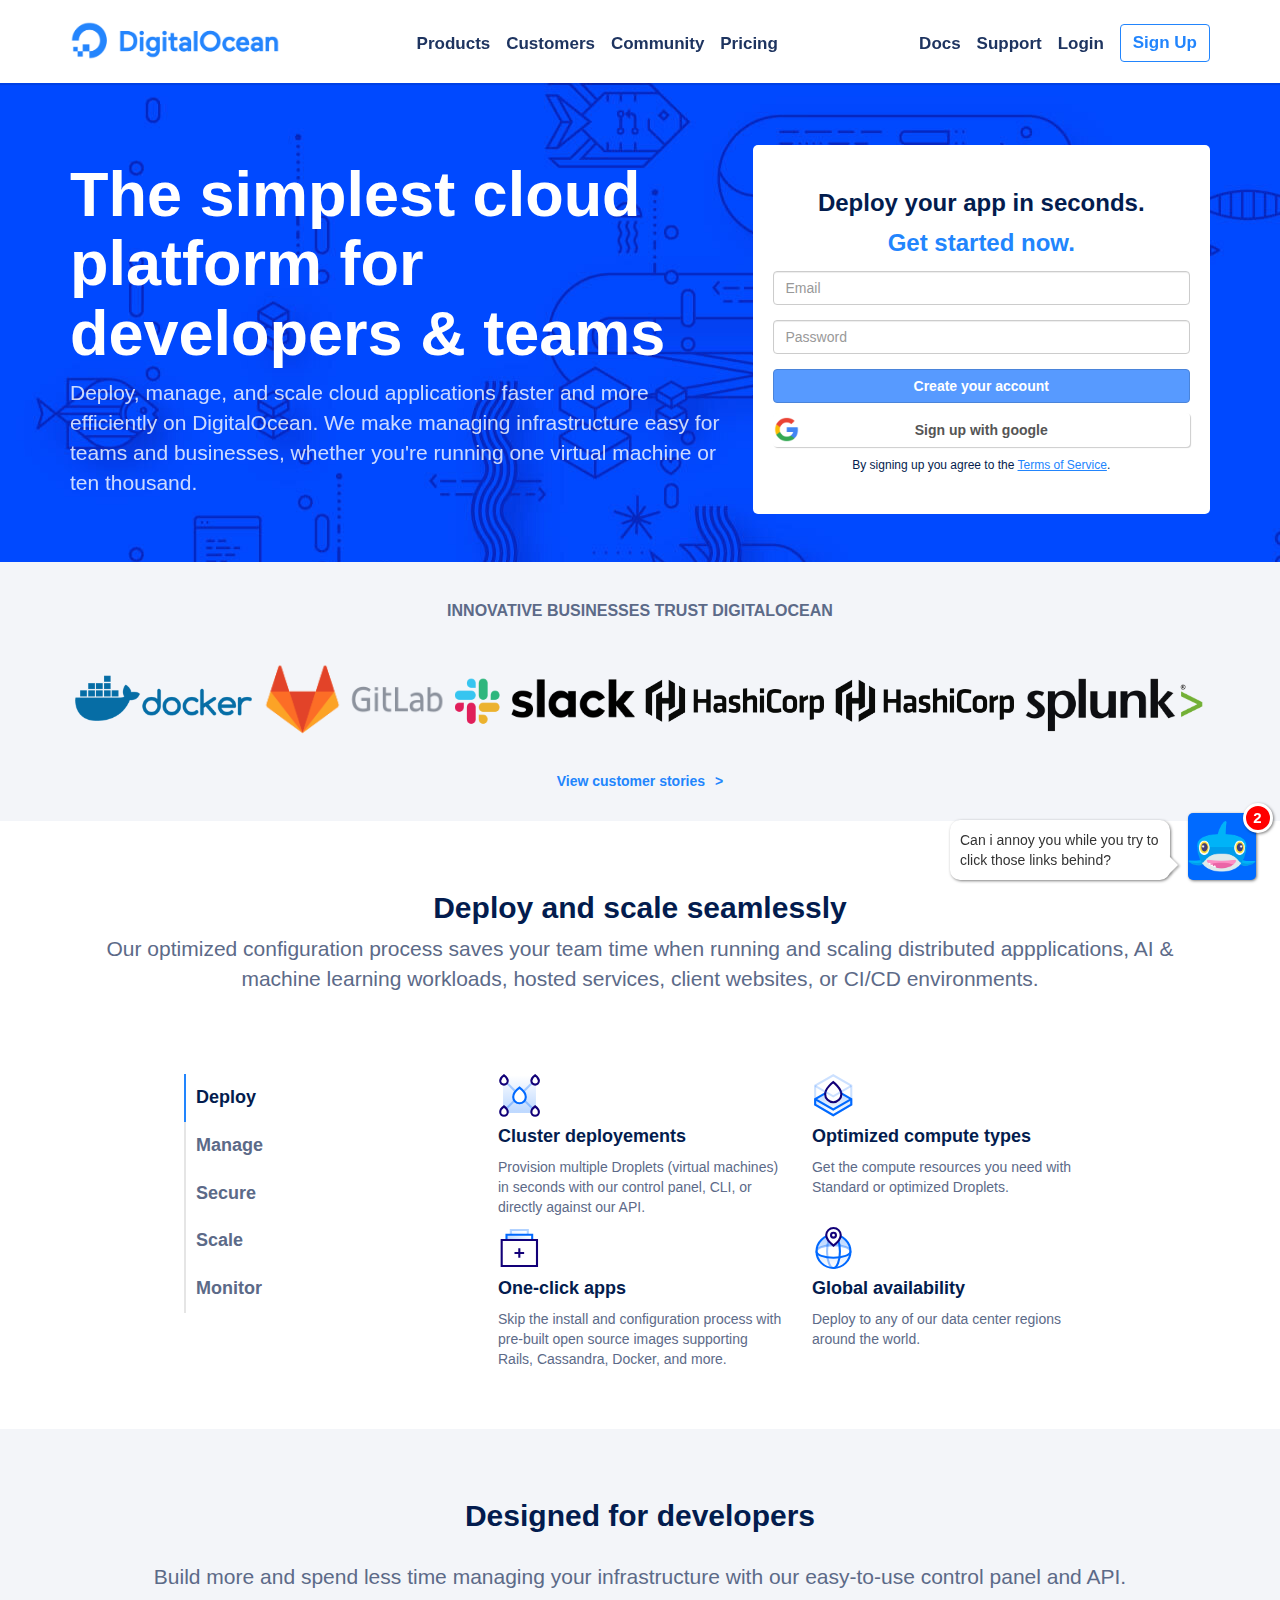
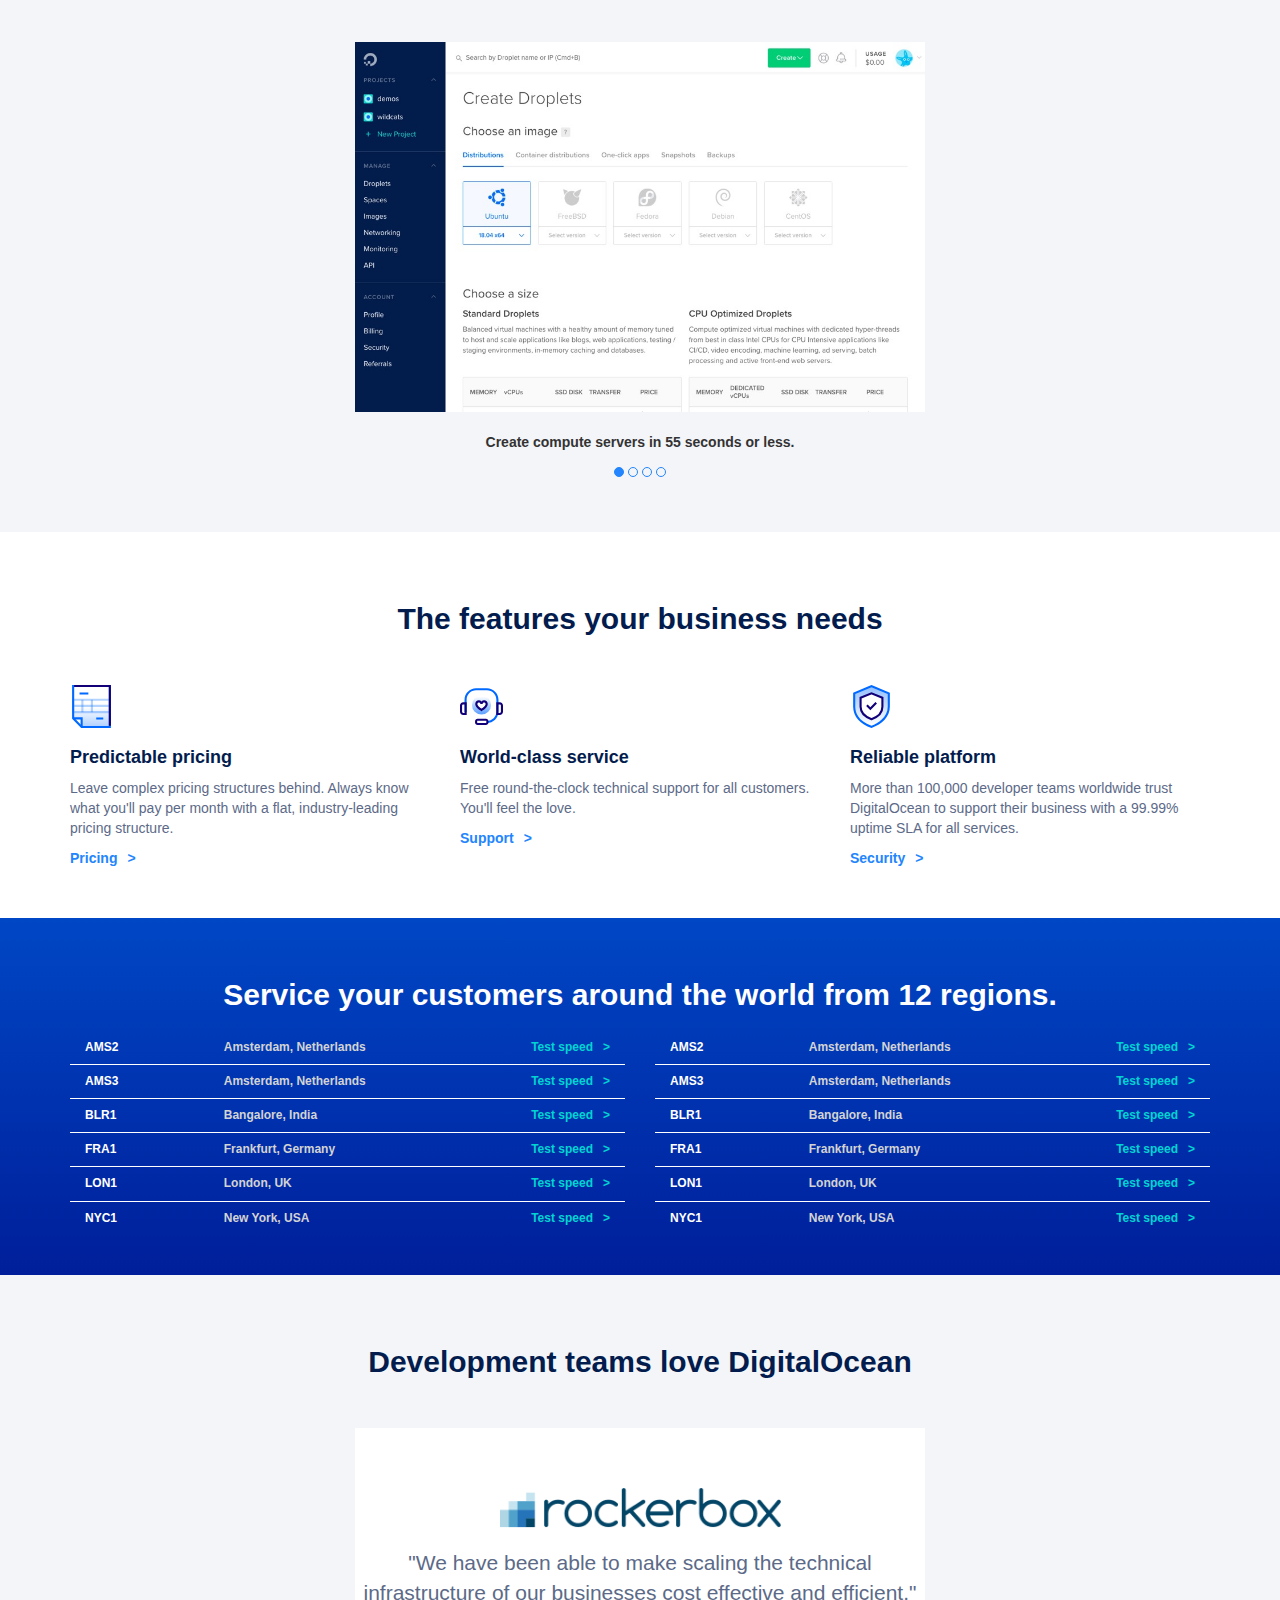
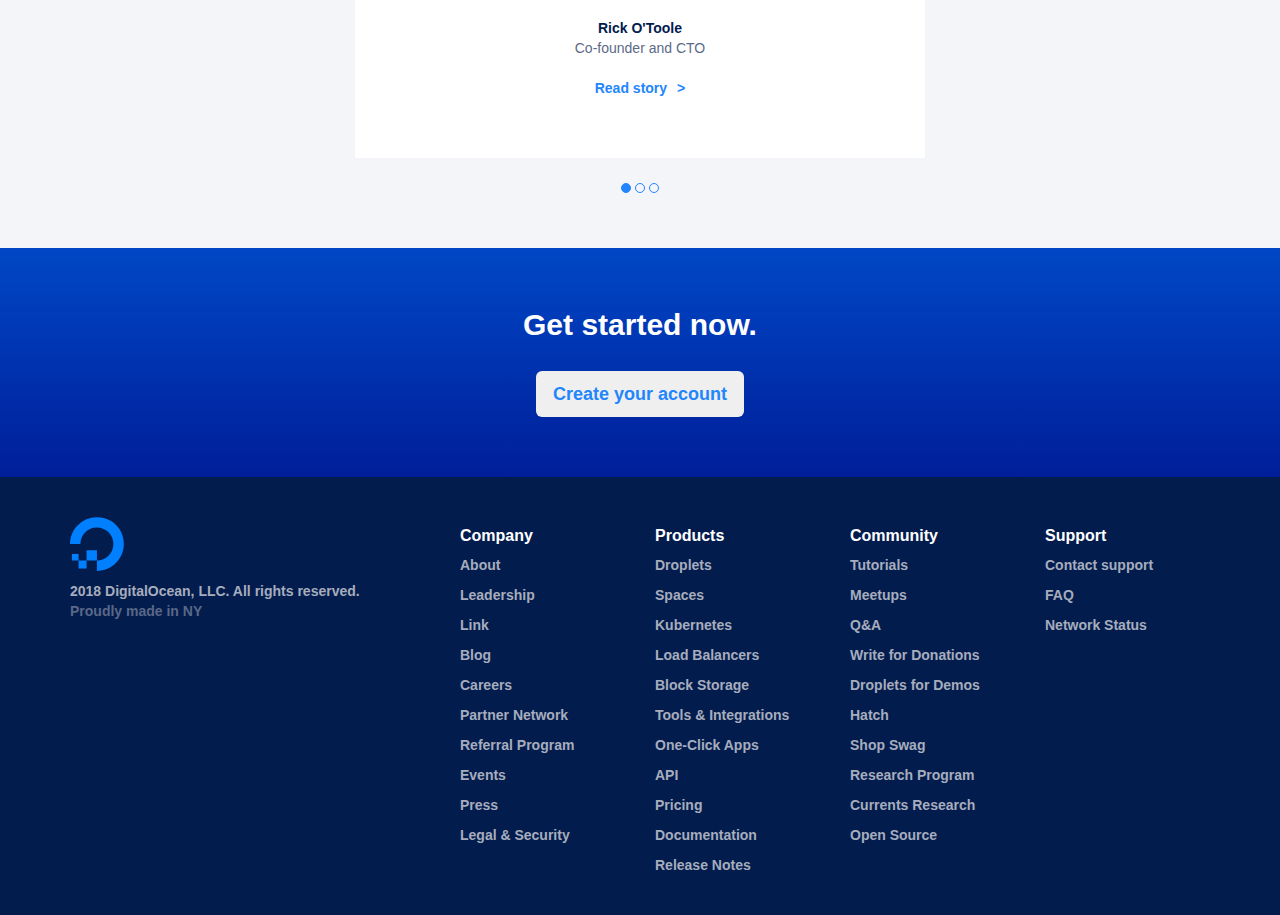
<file: index.html>
<!DOCTYPE html>
<html lang="en" dir="ltr">

<head>
  <meta charset="utf-8">
  <meta name="viewport" content="width=device-width, initial-scale=1.0">
  <title>Digital Ocean</title>
  <link rel="stylesheet" href="https://stackpath.bootstrapcdn.com/bootstrap/3.4.1/css/bootstrap.min.css" integrity="sha384-HSMxcRTRxnN+Bdg0JdbxYKrThecOKuH5zCYotlSAcp1+c8xmyTe9GYg1l9a69psu" crossorigin="anonymous">
  <link rel="stylesheet" href="https://cdnjs.cloudflare.com/ajax/libs/font-awesome/5.15.2/css/all.min.css" integrity="sha512-HK5fgLBL+xu6dm/Ii3z4xhlSUyZgTT9tuc/hSrtw6uzJOvgRr2a9jyxxT1ely+B+xFAmJKVSTbpM/CuL7qxO8w==" crossorigin="anonymous" />
  <link rel="stylesheet" href="css/style.css">
</head>

<body>

  <!-- HEADER -->
  <header>
    <!-- Navigator -->
    <div class="nav-container">
      <nav>
        <div class="container">
          <div class="row">
            <div class="col-xs-8 col-md-3">
              <div class="logo">
                <img src="img/logo.png" alt="logo">
              </div>
            </div>

            <div class="hidden-xs hidden-sm col-md-5">
              <ul class="list straight">
                <li><a href="#">Products <i class="fas fa-chevron-down"></i></a></li>
                <li><a href="#">Customers</a></li>
                <li><a href="#">Community <i class="fas fa-chevron-down"></i></a></li>
                <li><a href="#">Pricing</a></li>
              </ul>
            </div>

            <div class="hidden-xs hidden-sm col-md-4 text-right">
              <ul class="list straight">
                <li><a href="#">Docs</a></li>
                <li><a href="#">Support <i class="fas fa-chevron-down"></i></a></li>
                <li><a href="#">Login</a></li>
                <li><a class="btn my-btn" href="#">Sign Up</a></li>
              </ul>
            </div>

            <div class="col-xs-4 visible-xs-block visible-sm-block text-right">
              <div class="burger">
                <a href="#"><i class="fas fa-bars"></i></a>
              </div>
            </div>

          </div>
        </div>
      </nav>
    </div>
    <!-- Fine Navigator -->

    <!-- Jumbotron -->
    <div class="jumbotron">
      <div class="container">

        <div class="row">

          <div class="col-xs-12 col-sm-7 jumbotron-title">
            <h1>
              The simplest cloud platform for developers & teams
            </h1>
            <p class="standard-text">
              Deploy, manage, and scale cloud applications faster and more
              efficiently on DigitalOcean. We make managing infrastructure
              easy for teams and businesses, whether you're running one
              virtual machine or ten thousand.
            </p>
          </div>

          <div class="col-xs-12 col-sm-5">
            <div class="user-hub">
              <h3>
                Deploy your app in seconds.
              </h3>
              <a class="big-link" href="">Get started now.</a>

              <form class="my-form" action="post">
                <div class="form-group">
                  <label for="email" class="sr-only">Email</label>
                  <input class="form-control" type="email" id="email" placeholder="Email" autocomplete="off">
                </div>

                <div class="form-group">
                  <label for="password" class="sr-only">Password</label>
                  <input class="form-control" type="password" id="password" placeholder="Password" autocomplete="off">
                </div>

                <button class="form-control btn btn-primary my-btn" type="button" name="button">
                  <b>Create your account</b>
                </button>
                <button class="form-control btn google-btn" type="button" name="button">
                  <b>Sign up with google</b>
                </button>
                <p>By signing up you agree to the <a href="#">Terms of Service</a>.</p>
              </form>

            </div>
          </div>
        </div>

      </div>
    </div>
    <!-- Fine Jumbotron -->
  </header>
  <!-- FINE HEADER -->

  <!-- MAIN -->
  <main>

    <!-- Flexing Big Partners -->
    <section class="partners bg-grey">
      <div class="container">

        <div class="our-partners">
          <h5>
            INNOVATIVE BUSINESSES TRUST DIGITALOCEAN
          </h5>
          <div class="partners-logos">
            <ul class="list straight">
              <li><img src="img/docker.svg" alt="Docker"></li>
              <li><img src="img/gitlab.svg" alt="GitLab"></li>
              <li><img src="img/slack.svg" alt="Slack"></li>
              <li><img src="img/hashicorp.svg" alt="HashiCorp"></li>
              <li><img src="img/hashicorp.svg" alt="HashiCorp"></li>
              <li><img src="img/splunk.svg" alt="Splunk"></li>
            </ul>
          </div>

          <div class="customers-stories">
            <a href="#"><b>View customer stories<span class="arrow">></span></b></a>
          </div>

        </div>

      </div>
    </section>
    <!-- Fine Flexing Big Partners -->

    <!-- What we do -->
    <section class="features">
      <div class="container">

        <div class="what-we-do">
          <h2>
            Deploy and scale seamlessly
          </h2>
          <p class="standard-text">
            Our optimized configuration process saves your team time when running
            and scaling distributed appplications, AI & machine learning workloads,
            hosted services, client websites, or CI/CD environments.
          </p>
        </div>
        <div class="small-container">
          <!-- Features List -->
          <div class="row what-we-do-info">
            <div class="col-xs-12 col-sm-4">
              <ul class="list">
                <li class="active-now"><a href="#">Deploy</a></li>
                <li><a href="#">Manage</a></li>
                <li><a href="#">Secure</a></li>
                <li><a href="#">Scale</a></li>
                <li><a href="#">Monitor</a></li>
              </ul>
            </div>

            <!-- Fetaure Details -->
            <div class="col-xs-12 col-sm-8 feature-details">
              <div class="row">

                <div class="col-xs-12 col-sm-6">
                  <img src="img/cluster-deploy.svg" alt="cluster">
                  <h4>
                    Cluster deployements
                  </h4>
                  <p class="small-text">
                    Provision multiple Droplets (virtual machines) in seconds
                    with our control panel, CLI, or directly against our API.
                  </p>
                </div>

                <div class="col-xs-12 col-sm-6">
                  <img src="img/optimized-compute.svg" alt="optimized-compute">
                  <h4>
                    Optimized compute types
                  </h4>
                  <p class="small-text">
                    Get the compute resources you need with Standard or optimized
                    Droplets.
                  </p>
                </div>

              </div>
              <div class="row">

                <div class="col-xs-12 col-sm-6">
                  <img src="img/one-click.svg" alt="on-click">
                  <h4>
                    One-click apps
                  </h4>
                  <p class="small-text">
                    Skip the install and configuration process with pre-built open
                    source images supporting Rails, Cassandra, Docker, and more.
                  </p>
                </div>

                <div class="col-xs-12 col-sm-6">
                  <img src="img/global.svg" alt="global">
                  <h4>
                    Global availability
                  </h4>
                  <p class="small-text">
                    Deploy to any of our data center regions around the world.
                  </p>
                </div>

              </div>
            </div>

          </div>
        </div>


      </div>


    </section>
    <!-- Fine What we do -->

    <!-- Devs teasing -->
    <section class="devs-tease bg-grey">
      <div class="container">

        <div class="intro">
          <h2>
            Designed for developers
          </h2>
          <p class="standard-text">
            Build more and spend less time managing your infrastructure with our
            easy-to-use control panel and API.
          </p>
        </div>

        <div class="carousel">

          <div class="slider">
            <i class="fas fa-chevron-left"></i>
            <div class="img-container">
              <img src="img/slide.jpg" alt="our-screenshot">
            </div>
            <i class="fas fa-chevron-right"></i>
          </div>

          <p>Create compute servers in 55 seconds or less.</p>
          <ul class="list straight circles">
            <li><a class="active" href="#"></a></li>
            <li><a href="#"></a></li>
            <li><a href="#"></a></li>
            <li><a href="#"></a></li>
          </ul>

        </div>

      </div>
    </section>
    <!-- Fine Devs teasing -->

    <!-- What your business needs -->
    <section class="what-you-need">
      <div class="container">

        <div class="intro">
          <h2>
            The features your business needs
          </h2>
        </div>

        <div class="row features-you-need">

          <div class="col-xs-12 col-sm-4 feature">
            <img src="img/pred-pricing.svg" alt="predict-pricing">
            <h4>
              Predictable pricing
            </h4>
            <p class="small-text">
              Leave complex pricing structures behind. Always know what you'll pay
              per month with a flat, industry-leading pricing structure.
            </p>
            <a href="#">Pricing<span class="arrow">></span></a>
          </div>

          <div class="col-xs-12 col-sm-4 feature">
            <img src="img/world-class.svg" alt="world-class-service">
            <h4>
              World-class service
            </h4>
            <p class="small-text">
              Free round-the-clock technical support for all customers.
              You'll feel the love.
            </p>
            <a href="#">Support<span class="arrow">></span></a>
          </div>

          <div class="col-xs-12 col-sm-4 feature">
            <img src="img/reliable-platform.svg" alt="realiable-platform">
            <h4>
              Reliable platform
            </h4>
            <p class="small-text">
              More than 100,000 developer teams worldwide trust DigitalOcean to
              support their business with a 99.99% uptime SLA for all services.
            </p>
            <a href="#">Security<span class="arrow">></span></a>
          </div>

        </div>

      </div>
    </section>
    <!-- Fine What your business needs.. -->

    <!-- Speed-testing section -->
    <section class="speed-testing bg-blue">
      <div class="container">

        <div class="intro">
          <h2>
            Service your customers around the world from 12 regions.
          </h2>
        </div>

        <div class="row">

          <div class="col-xs-12 col-md-6">
            <div class="cities-list">

              <div class="row city">
                <div class="col-xs-2 col-sm-3">AMS2</div>
                <div class="col-xs-6 col-sm-6">Amsterdam, Netherlands</div>
                <div class="col-xs-4 col-sm-3"><a href="#">Test speed<span class="arrow">></span></a></div>
              </div>

              <div class="row city">
                <div class="col-xs-2 col-sm-3">AMS3</div>
                <div class="col-xs-6 col-sm-6">Amsterdam, Netherlands</div>
                <div class="col-xs-4 col-sm-3"><a href="#">Test speed<span class="arrow">></span></a></div>
              </div>

              <div class="row city">
                <div class="col-xs-2 col-sm-3">BLR1</div>
                <div class="col-xs-6 col-sm-6">Bangalore, India</div>
                <div class="col-xs-4 col-sm-3"><a href="#">Test speed<span class="arrow">></span></a></div>
              </div>

              <div class="row city">
                <div class="col-xs-2 col-sm-3">FRA1</div>
                <div class="col-xs-6 col-sm-6">Frankfurt, Germany</div>
                <div class="col-xs-4 col-sm-3"><a href="#">Test speed<span class="arrow">></span></a></div>
              </div>

              <div class="row city">
                <div class="col-xs-2 col-sm-3">LON1</div>
                <div class="col-xs-6 col-sm-6">London, UK</div>
                <div class="col-xs-4 col-sm-3"><a href="#">Test speed<span class="arrow">></span></a></div>
              </div>

              <div class="row city">
                <div class="col-xs-2 col-sm-3">NYC1</div>
                <div class="col-xs-6 col-sm-6">New York, USA</div>
                <div class="col-xs-4 col-sm-3"><a href="#">Test speed<span class="arrow">></span></a></div>
              </div>

            </div>
          </div>

          <div class="col-xs-12 col-md-6">
            <div class="cities-list right">

              <div class="row city">
                <div class="col-xs-2 col-sm-3">AMS2</div>
                <div class="col-xs-6 col-sm-6">Amsterdam, Netherlands</div>
                <div class="col-xs-4 col-sm-3"><a href="#">Test speed<span class="arrow">></span></a></div>
              </div>

              <div class="row city">
                <div class="col-xs-2 col-sm-3">AMS3</div>
                <div class="col-xs-6 col-sm-6">Amsterdam, Netherlands</div>
                <div class="col-xs-4 col-sm-3"><a href="#">Test speed<span class="arrow">></span></a></div>
              </div>

              <div class="row city">
                <div class="col-xs-2 col-sm-3">BLR1</div>
                <div class="col-xs-6 col-sm-6">Bangalore, India</div>
                <div class="col-xs-4 col-sm-3"><a href="#">Test speed<span class="arrow">></span></a></div>
              </div>

              <div class="row city">
                <div class="col-xs-2 col-sm-3">FRA1</div>
                <div class="col-xs-6 col-sm-6">Frankfurt, Germany</div>
                <div class="col-xs-4 col-sm-3"><a href="#">Test speed<span class="arrow">></span></a></div>
              </div>

              <div class="row city">
                <div class="col-xs-2 col-sm-3">LON1</div>
                <div class="col-xs-6 col-sm-6">London, UK</div>
                <div class="col-xs-4 col-sm-3"><a href="#">Test speed<span class="arrow">></span></a></div>
              </div>

              <div class="row city">
                <div class="col-xs-2 col-sm-3">NYC1</div>
                <div class="col-xs-6 col-sm-6">New York, USA</div>
                <div class="col-xs-4 col-sm-3"><a href="#">Test speed<span class="arrow">></span></a></div>
              </div>

            </div>
          </div>

        </div>

      </div>


    </section>
    <!-- Fine Speed-testing section -->

    <!-- Develompent teams love us -->
    <section class="dev-teams bg-grey">
      <div class="container">
        <div class="intro">
          <h2>
            Development teams love DigitalOcean
          </h2>
        </div>

        <div class="carousel">

          <div class="slider">
            <i class="fas fa-chevron-left"></i>
            <div class="img-container">
              <img src="img/rockerbox-logo.png" alt="rockerbox-logo">
              <p class="standard-text">
                "We have been able to make scaling the technical infrastructure
                of our businesses cost effective and efficient."
              </p>

              <p class="small-text">
                <b>Rick O'Toole</b><br>
                Co-founder and CTO
              </p>

              <a href="#">Read story<span class="arrow">></span></a>
            </div>
            <i class="fas fa-chevron-right"></i>
          </div>

          <ul class="list straight circles">
            <li><a class="active" href="#"></a></li>
            <li><a href="#"></a></li>
            <li><a href="#"></a></li>
          </ul>
        </div>

      </div>
    </section>
    <!-- Fine Development teams love us -->

    <!-- Get started -->
    <section class="get-started bg-blue">
      <div class="container">
        <div class="intro">
          <h2>Get started now.</h2>
          <button class="btn btn-lg">Create your account</button>
        </div>
      </div>
    </section>
    <!-- Fine Get started -->
  </main>
  <!-- FINE MAIN -->

  <!-- FOOTER -->
  <footer>
    <div class="container">
      <div class="row">

        <div class="col-xs-12 col-md-4">
          <div class="page-credits">
            <img src="img/logo-small.svg" alt="small-logo">
            <p class="small-text">
              <i class="far fa-copyright"></i> 2018 DigitalOcean, LLC. All rights reserved.<br>
              <span>Proudly made in NY</span>
            </p>
            <ul class="list straight">
              <li>
                <a target="_blank" href="#"><i class="fab fa-twitter"></i></a>
              </li>
              <li>
                <a target="_blank" href="#"><i class="fab fa-facebook-square"></i></a>
              </li>
              <li>
                <a target="_blank" href="#"><i class="fab fa-instagram"></i></a>
              </li>
              <li>
                <a target="_blank" href="#"><i class="fab fa-youtube"></i></a>
              </li>
              <li>
                <a target="_blank" href="#"><i class="fab fa-linkedin"></i></a>
              </li>
            </ul>
          </div>
        </div>

        <div class="col-xs-12 col-sm-6 col-md-2">
          <div class="page-links">
            <h5>Company</h5>
            <ul class="list">
              <li><a href="#">About</a></li>
              <li><a href="#">Leadership</a></li>
              <li><a href="#">Link</a></li>
              <li><a href="#">Blog</a></li>
              <li><a href="#">Careers</a></li>
              <li><a href="#">Partner Network</a></li>
              <li><a href="#">Referral Program</a></li>
              <li><a href="#">Events</a></li>
              <li><a href="#">Press</a></li>
              <li><a href="#">Legal & Security</a></li>
            </ul>
          </div>
        </div>

        <div class="col-xs-12 col-sm-6 col-md-2">
          <div class="page-links">
            <h5>Products</h5>
            <ul class="list">
              <li><a href="#">Droplets</a></li>
              <li><a href="#">Spaces</a></li>
              <li><a href="#">Kubernetes</a></li>
              <li><a href="#">Load Balancers</a></li>
              <li><a href="#">Block Storage</a></li>
              <li><a href="#">Tools & Integrations</a></li>
              <li><a href="#">One-Click Apps</a></li>
              <li><a href="#">API</a></li>
              <li><a href="#">Pricing</a></li>
              <li><a href="#">Documentation</a></li>
              <li><a href="#">Release Notes</a></li>
            </ul>
          </div>
        </div>

        <div class="col-xs-12 col-sm-6 col-md-2">
          <div class="page-links">
            <h5>Community</h5>
            <ul class="list">
              <li><a href="#">Tutorials</a></li>
              <li><a href="#">Meetups</a></li>
              <li><a href="#">Q&A</a></li>
              <li><a href="#">Write for Donations</a></li>
              <li><a href="#">Droplets for Demos</a></li>
              <li><a href="#">Hatch</a></li>
              <li><a href="#">Shop Swag</a></li>
              <li><a href="#">Research Program</a></li>
              <li><a href="#">Currents Research</a></li>
              <li><a href="#">Open Source</a></li>
            </ul>
          </div>
        </div>

        <div class="col-xs-12 col-sm-6 col-md-2">
          <div class="page-links">
            <h5>Support</h5>
            <ul class="list">
              <li><a href="#">Contact support</a></li>
              <li><a href="#">FAQ</a></li>
              <li><a href="#">Network Status</a></li>
            </ul>
          </div>
        </div>
      </div>
    </div>

    <div class="container">
      <div class="annoying-shark">

        <div class="square">
          <img src="img/shark.png" alt="">
          <div class="notifications"><span>2</span></div>

        </div>
        <div class="bubble-speech">
          <p>Can i annoy you while you try to click those links behind?</p>
        </div>
      </div>
    </div>
  </footer>
  <!-- FINE FOOTER -->

</body>

</html>
</file>
<file: css/style.css>
/* COMMON */
body{
  text-align: center;
}

.logo,
.jumbotron-title,
.feature-details,
.features-you-need,
.cities-list,
footer{
  text-align: left;
}

img{
  width: 100%;
  display: block;
}

.list{
  list-style-type: none;
  margin-bottom: 0;
  padding-left: 0;
}

.list.straight li{
  display: inline-block;
}

.standard-text{
  font-size: 21px;
}

.small-text{
  font-size: 14px;
}

.small-text,
.standard-text,
.our-partners h5,
.features .what-we-do-info a,
.carousel i:first-child{
  color: #5C6A88;
}

.bg-grey{
  background-color: #F3F5F9;
}

.bg-blue{
  background: rgb(0,30,154); /* fallback */
  background: linear-gradient(0deg, rgba(0,30,154,1) 0%, rgba(0,71,197,1) 100%);
  color: white;
}

h1, h2, h3, h4, h5, main a{
  font-weight: 700;
}

h1, h2, h3, h4, h5,
.carousel i:last-child,
.dev-teams .carousel .small-text b{
  color: #031C4E;
}

h5{
  font-size: 16px;
}

.speed-testing h2,
.get-started h2{
  color: white;
}

a:hover{
  text-decoration: none;
}

.user-hub p a,
main a{
  color: #2285FD;
}

.arrow{
  margin-left: 10px;
}

.slider{
  margin-top: 50px;
}

.img-container{
  display: inline-block;
  width: 50%;
  margin: 0 20px;
}

.img-container img{
  display: inline-block;
  vertical-align: middle;
}

.list.circles a{
  display: inline-block;
  height: 10px;
  width: 10px;
  border: 1px solid #2285FD;
  border-radius: 50%;
}

.list.circles a:hover{
  border: 3px solid #2285FD;
  transform: scale(1.2);
}
/* FINE COMMON */

/* HEADER */
.nav-container{
  background-color: white;
  position: fixed;
  top: 0;
  left: 0;
  width: 100%;
  z-index: 1;
  box-shadow: 0 2px 1px rgba(0, 0, 0, 0.1);
}

header .logo{
  line-height: 39px;
}

header .logo img{
  width: 80%;
  max-width: 260px;
  display: inline-block;
}

nav{
  padding: 20px 0;
}

nav i{
  font-size: 15px;
}

nav .list{
  line-height: 39px;
  margin-top: 3px;
}

nav .list li{
  margin-left: 12px;
}

nav .list li a{
  text-decoration: none;
  color: #1E3460;
  font-size: 17px;
  font-weight: bold;
  vertical-align: middle;
}

nav .list li a:hover{
  color: #2285FD;
}

nav .list .my-btn{
  color: #2285FD;
  border: 1px solid #2285FD;
  font-weight: bold;
}

nav .burger a{
  color: #2285FD;
  display: inline-block;
  vertical-align: middle;
  margin-top: 7px;
}

nav .burger a i{
  font-size: 20px;
}

nav .burger{
  line-height: 44px;
}

nav .list .my-btn:hover{
  background-color: #2285FD;
  color: white;
  transition-duration: 0.5s;

}
nav .burger a:hover{
  color: #031C4E;
}

/* Jumbotron */
.jumbotron{
  background-image: url("../img/ms-jumbo.jpg");
  color: white;
  margin-bottom: 0;
  padding-top: 140px;
}

.user-hub{
  background-color: white;
  color: #031C4E;
  padding: 25px 20px;
  border-radius: 5px;
  margin-top: 5px;
}

.user-hub input:focus{
  box-shadow: none;
  border: 1px solid #2285FD;
}

.google-btn{
  margin-top: 10px;
  background-image: url("../img/google-icon.png");
  background-size: 25px;
  background-repeat: no-repeat;
  background-position: left center;
  box-shadow: 1px 1px 1px rgba(0, 0, 0, 0.2);
}

.google-btn:hover{
  color: #2285FD;
}

.google-btn:focus{
  background-image: url("../img/google-icon.png");
  box-shadow: none;
}

.user-hub .my-btn{
  box-shadow: none;
  background-color: #579AFF;
  border-color: #4a84da;
}

.user-hub .btn:focus{
  outline: none;
}

.jumbotron .standard-text{
  color: white;
  opacity: 0.8;
}

.jumbotron .user-hub p{
  font-size: 12px;
  margin-top: 10px;
}

.big-link{
  font-size: 24px;
  font-weight: bold;
  color: #2285FD;
}

.my-form{
  margin-top: 10px;
}

.user-hub p a{
  text-decoration: underline;
}
/* FINE HEADER */

/* MAIN */

/* Partners */
.partners{
  padding: 30px 0;
}

.partners-logos .list li{
  width: calc((100% / 6) - 4px);
}

.partners-logos .list li img{
  display: inline-block;
  vertical-align: middle;
}

/* What we do */
.features{
  padding: 50px 0;
}

.small-container{
  width: 80%;
  margin: 0 auto;
}

.what-we-do-info{
  margin-top: 80px;
}

.what-we-do-info .list{
  width: 30%;
  text-align: left;
  padding-left: 0;
}

.what-we-do-info li{
  border-left: 2px solid #E5E5E5;
  padding: 11px 10px;
  cursor: pointer;
}

.what-we-do-info .active-now{
  border-left: 2px solid #2285FD;
}

.what-we-do-info li:hover{
  border-left: 2px solid #2285FD;
}

.what-we-do-info a{
  text-decoration: none;
  font-size: 18px;
}

.what-we-do-info .active-now a{
  color: #031C4E;
}

.what-we-do-info li:hover a{
  color: #031C4E;
}

.feature-details img{
  width: 15%;
  max-width: 70px;
}

/* Devs teasing */
.devs-tease,
.dev-teams{
  padding: 50px 0;
}

.devs-tease h2{
  margin-bottom: 30px;
}

.carousel i{
  font-size: 40px;
}

.carousel i:last-child{
  cursor: pointer;
}

.devs-tease .carousel p{
  margin: 20px 0 10px;
  font-weight: bold;
}

.active{
  background-color: #2285FD;
}

/* What you need */
.what-you-need{
  padding: 50px 0;
}

.features-you-need{
  margin-top: 50px;
}

.features-you-need img{
  width: 12%;
  max-width: 65px;
  margin-bottom: 20px;
}

.features-you-need a{
  font-weight: bold;
}

/* Speed-testing Section */
.speed-testing{
  padding: 40px 0;
}

.speed-testing .intro{
  margin-bottom: 20px;
}

.cities-list{
  padding: 0 15px;
}

.cities-list .city{
  border-bottom: 1px solid white;
  padding-top: 8px;
  padding-bottom: 8px;
  font-size: 12px;
  font-weight: 600;
}

.cities-list .city:last-child{
  border-bottom: 0;
}

.cities-list .row [class*="col"]:nth-child(2){
  color: lightgrey;
}

.cities-list .row [class*="col"]:nth-child(3){
  text-align: right;
}

.cities-list a{
  color: #00D5D1;
}

.cities-list a:hover{
  color: white;
}
/* Fine Speed-testing Section */

/* Development teams love us */
.dev-teams .list{
  margin-top: 20px;
}

.dev-teams img{
  width: 50%;
  min-width: 230px;
  margin: 0 auto 20px;;
}

.dev-teams .img-container{
  background-color: white;
  padding: 60px 4px;
  vertical-align: middle;
}

.dev-teams .small-text{
  margin: 10px 0 20px;
}
/* Fine Development teams love us */

/* Get started section */
.get-started{
  padding: 40px 0 60px;
}

.get-started button{
  margin-top: 20px;
  color: #2285FD;
  font-weight: bold;
}

.get-started button:hover{
  color: #23527C;
}
/* Fine Get started section */
/* FINE MAIN */

/* FOOTER */
footer{
  background-color: #031C4E;
  padding: 40px 0;
  position: relative;
}

.page-credits img{
  width: 15%;
}

.page-credits p{
  font-weight: bold;
  margin-top: 10px;
  color: #A6ADBD;
}

.page-credits p span{
  color: #5A6887;
}

.page-credits .list li{
  display: inline-block;
  margin-right: 10px;
}

.page-credits a{
  font-size: 23px;
  color: #A6ADBD;
}

footer h5{
  color: white;
}

.page-links a{
  font-weight: bold;
  color: #A6ADBD;
}

.page-links li{
  margin-top: 10px;
}

footer a:hover{
  color: white
}
/* FINE FOOTER */

/* SHARK */
.annoying-shark{
  position: fixed;
  right: -200px;
  bottom: 20px;
  z-index: 1;
}

.bubble-speech{
  width: 220px;
  font-size: 14px;
  background-color: white;
  border-radius: 10px;
  padding: 10px;
  display: inline-block;
  position: relative;
  right: 310px;
}

.bubble-speech p{
  margin-bottom: 0;
}

.bubble-speech::before{
  position: absolute;
  bottom: 10px;
  left: 97%;
  content: "";
  border: 10px solid transparent;
  border-top-color: white;
  border-bottom: 0;
  transform: rotate(270deg);
  filter: drop-shadow(-1px 2px 1px rgb(0, 0, 0, 0.3));
}

.square{
  position: relative;
  background-color: #006AFF;
  padding: 8px 0;
  width: 68px;
  border-radius: 5px;
  display: inline-block;
  vertical-align: bottom;
}

.notifications{
  color: white;
  background-color: red;
  height: 30px;
  width: 30px;
  border-radius: 50%;
  border: 3px solid white;
  text-align: center;
  font-size: 15px;
  font-weight: bold;
  line-height: 24px;
  position: absolute;
  top: -10px;
  left: 80%;
}

.bubble-speech,
.square,
.notifications{
  box-shadow: 1px 1px 3px rgba(0, 0, 0, 0.5);
  cursor: pointer;
}
/* FINE SHARK */

/* SEZIONE RESPONSIVE */

@media all and (max-width: 1199px){
  /* HEADER */
  nav .list li a{
    font-size: 15px;
  }

  nav i {
    font-size: 11px;
}

  .jumbotron h1{
    font-size: 55px;
  }
}

@media all and (max-width: 991px){

  /* HEADER */
  header .logo img{
    width: 240px;
  }

  .jumbotron h1{
    font-size: 36px;
  }

  /* MAIN */
  .cities-list.right{
    margin-top: 20px;
  }

  /* FOOTER */
  .page-credits img{
    width: 40px;
  }

  .page-credits{
    margin-bottom: 10px;
  }

  .page-links{
    margin-bottom: 30px;
  }

  /* SHARK */
  .annoying-shark{
    bottom: 40px;
    left: 15px;
  }

  .square{
    display: block;
  }

  .bubble-speech{
    position: relative;
    right: 0;
    bottom: -20px;
  }

  .bubble-speech::before{
    bottom: 100%;
    left: 10%;
    transform: rotate(180deg);
    filter: drop-shadow(-1px 2px 1px rgb(0, 0, 0, 0.1));
  }
}

@media all and (max-width: 767px){
  /* HEADER */
  .jumbotron{
    padding-top: 120px;
  }

  .jumbotron .standard-text{
    font-weight: bold;
  }

  /* MAIN */
  .partners-logos .list li{
    width: calc((100% / 2) - 2px);
  }

  .small-container{
    width: 100%;
  }

  .what-we-do-info .list{
    margin-bottom: 10px;
  }

  .what-we-do-info img{
    margin-top: 10px;
  }

  .feature:nth-child(1n+2){
    margin-top: 30px;
  }

  .dev-teams .img-container{
    padding: 60px 2px;
  }

  .slider i{
    display: none;
  }

  .img-container{
    width: 75%;
  }
}
</file>
